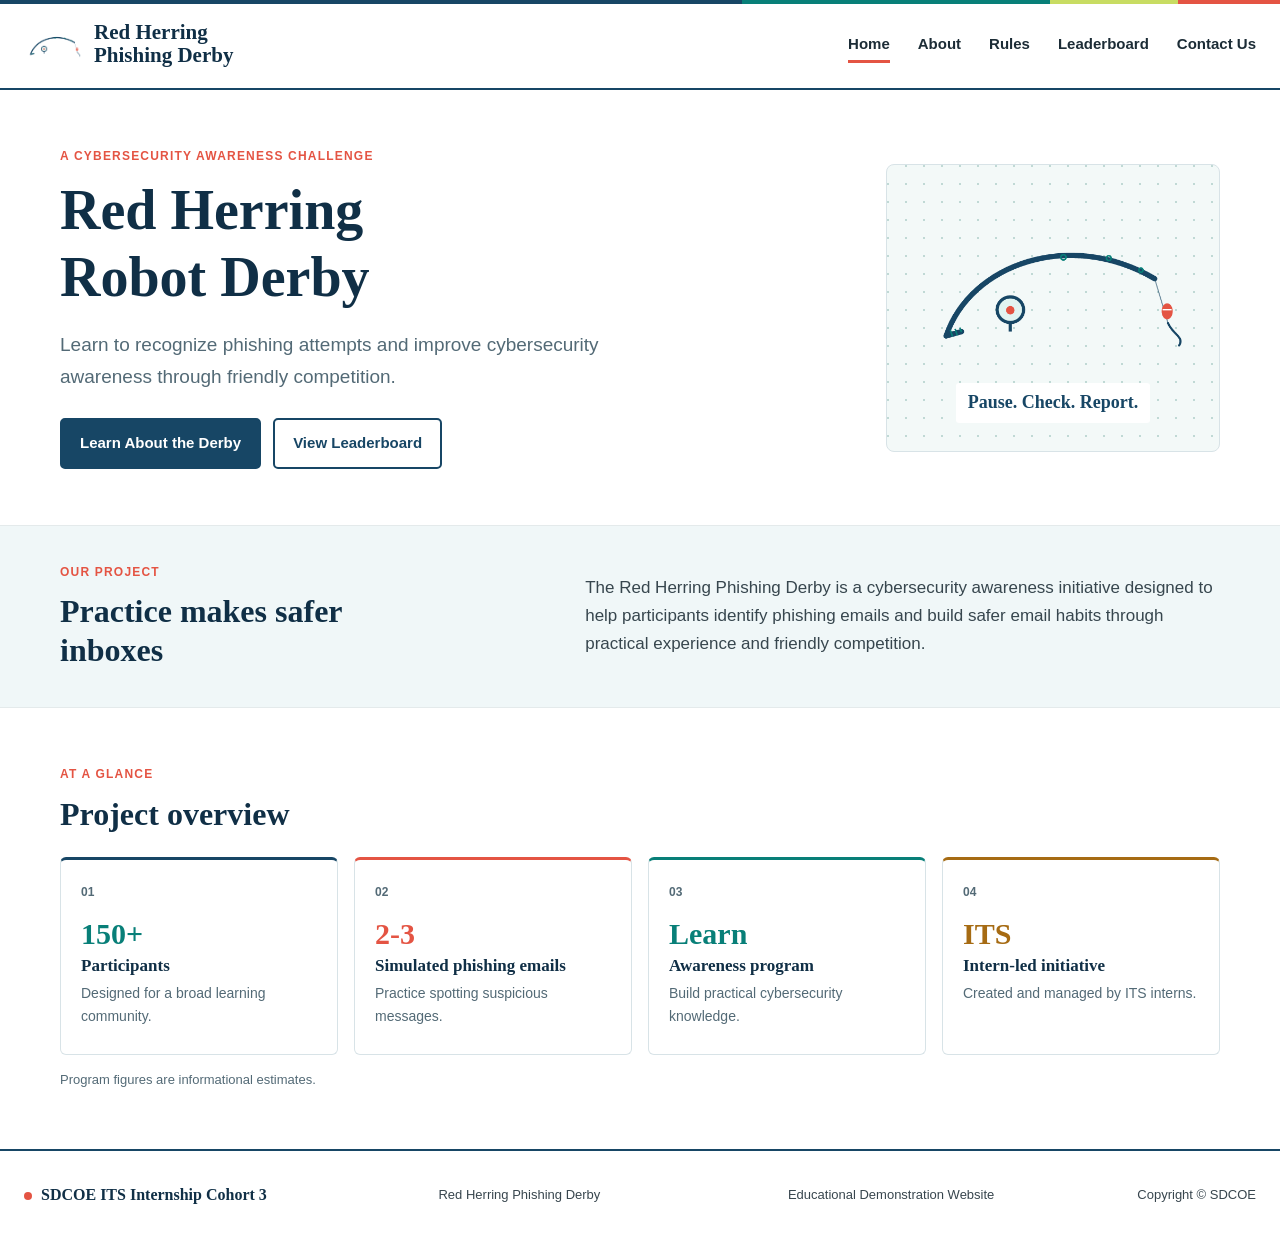
<file: index.html>
<!doctype html>
<html lang="en">
  <head>
    <meta charset="utf-8">
    <meta name="viewport" content="width=device-width, initial-scale=1">
    <meta name="description" content="Learn to recognize phishing attempts through the Red Herring Phishing Derby, an intern-led cybersecurity awareness program.">
    <title>Red Herring Phishing Derby | Home</title>
    <link rel="stylesheet" href="styles.css">
    <script src="script.js" defer></script>
  </head>
  <body>
    <!-- Shared site header and navigation -->
    <header class="site-header">
      <div class="header-inner">
        <a class="brand" href="index.html" aria-label="Red Herring Phishing Derby home">
          <img class="brand-logo" src="images/redherring_logo.png" alt="Navy fishing pole with a red bobber">
          <span class="brand-name">Red Herring <span>Phishing Derby</span></span>
        </a>
        <button class="menu-toggle" type="button" aria-label="Open navigation menu" aria-expanded="false" aria-controls="site-navigation">
          <span class="menu-lines" aria-hidden="true"></span>
        </button>
        <nav class="site-nav" id="site-navigation" aria-label="Main navigation">
          <a href="index.html" aria-current="page">Home</a>
          <a href="about.html">About</a>
          <a href="rules.html">Rules</a>
          <a href="leaderboard.html">Leaderboard</a>
          <a href="contact.html">Contact Us</a>
        </nav>
      </div>
    </header>

    <!-- The home page introduces the program and its purpose -->
    <main>
      <section class="home-hero content-width" aria-labelledby="home-title">
        <div class="hero-copy">
          <p class="eyebrow">A cybersecurity awareness challenge</p>
          <h1 id="home-title">Red Herring<br>Robot Derby</h1>
          <p class="hero-summary">Learn to recognize phishing attempts and improve cybersecurity awareness through friendly competition.</p>
          <div class="button-row">
            <a class="button button-primary" href="about.html">Learn About the Derby</a>
            <a class="button button-secondary" href="leaderboard.html">View Leaderboard</a>
          </div>
        </div>
        <div class="hero-mark" aria-hidden="true">
          <img src="images/redherring_logo.png" alt="">
          <p>Pause. Check. Report.</p>
        </div>
      </section>

      <!-- Explain why the intern team created the derby -->
      <section class="section-band" aria-labelledby="purpose-title">
        <div class="content-width purpose-layout">
          <div>
            <p class="eyebrow">Our project</p>
            <h2 id="purpose-title">Practice makes safer inboxes</h2>
          </div>
          <p class="purpose-copy">
            The Red Herring Phishing Derby is a cybersecurity awareness initiative
            designed to help participants identify phishing emails and build safer
            email habits through practical experience and friendly competition.
          </p>
        </div>
      </section>

      <!-- A quick, informational overview of the program -->
      <section class="content-width section-space" aria-labelledby="overview-title">
        <div class="section-heading">
          <p class="eyebrow">At a glance</p>
          <h2 id="overview-title">Project overview</h2>
        </div>
        <div class="overview-grid">
          <article class="info-card">
            <span class="card-index">01</span>
            <p class="card-value">150+</p>
            <h3>Participants</h3>
            <p>Designed for a broad learning community.</p>
          </article>
          <article class="info-card">
            <span class="card-index">02</span>
            <p class="card-value">2-3</p>
            <h3>Simulated phishing emails</h3>
            <p>Practice spotting suspicious messages.</p>
          </article>
          <article class="info-card">
            <span class="card-index">03</span>
            <p class="card-value">Learn</p>
            <h3>Awareness program</h3>
            <p>Build practical cybersecurity knowledge.</p>
          </article>
          <article class="info-card">
            <span class="card-index">04</span>
            <p class="card-value">ITS</p>
            <h3>Intern-led initiative</h3>
            <p>Created and managed by ITS interns.</p>
          </article>
        </div>
        <p class="small-note">Program figures are informational estimates.</p>
      </section>
    </main>

    <!-- Shared footer appears on every page -->
    <footer class="site-footer">
      <div class="footer-inner">
        <p class="footer-cohort">SDCOE ITS Internship Cohort 3</p>
        <p>Red Herring Phishing Derby</p>
        <p>Educational Demonstration Website</p>
        <p class="footer-copyright">Copyright &copy; SDCOE</p>
      </div>
    </footer>
  </body>
</html>
</file>
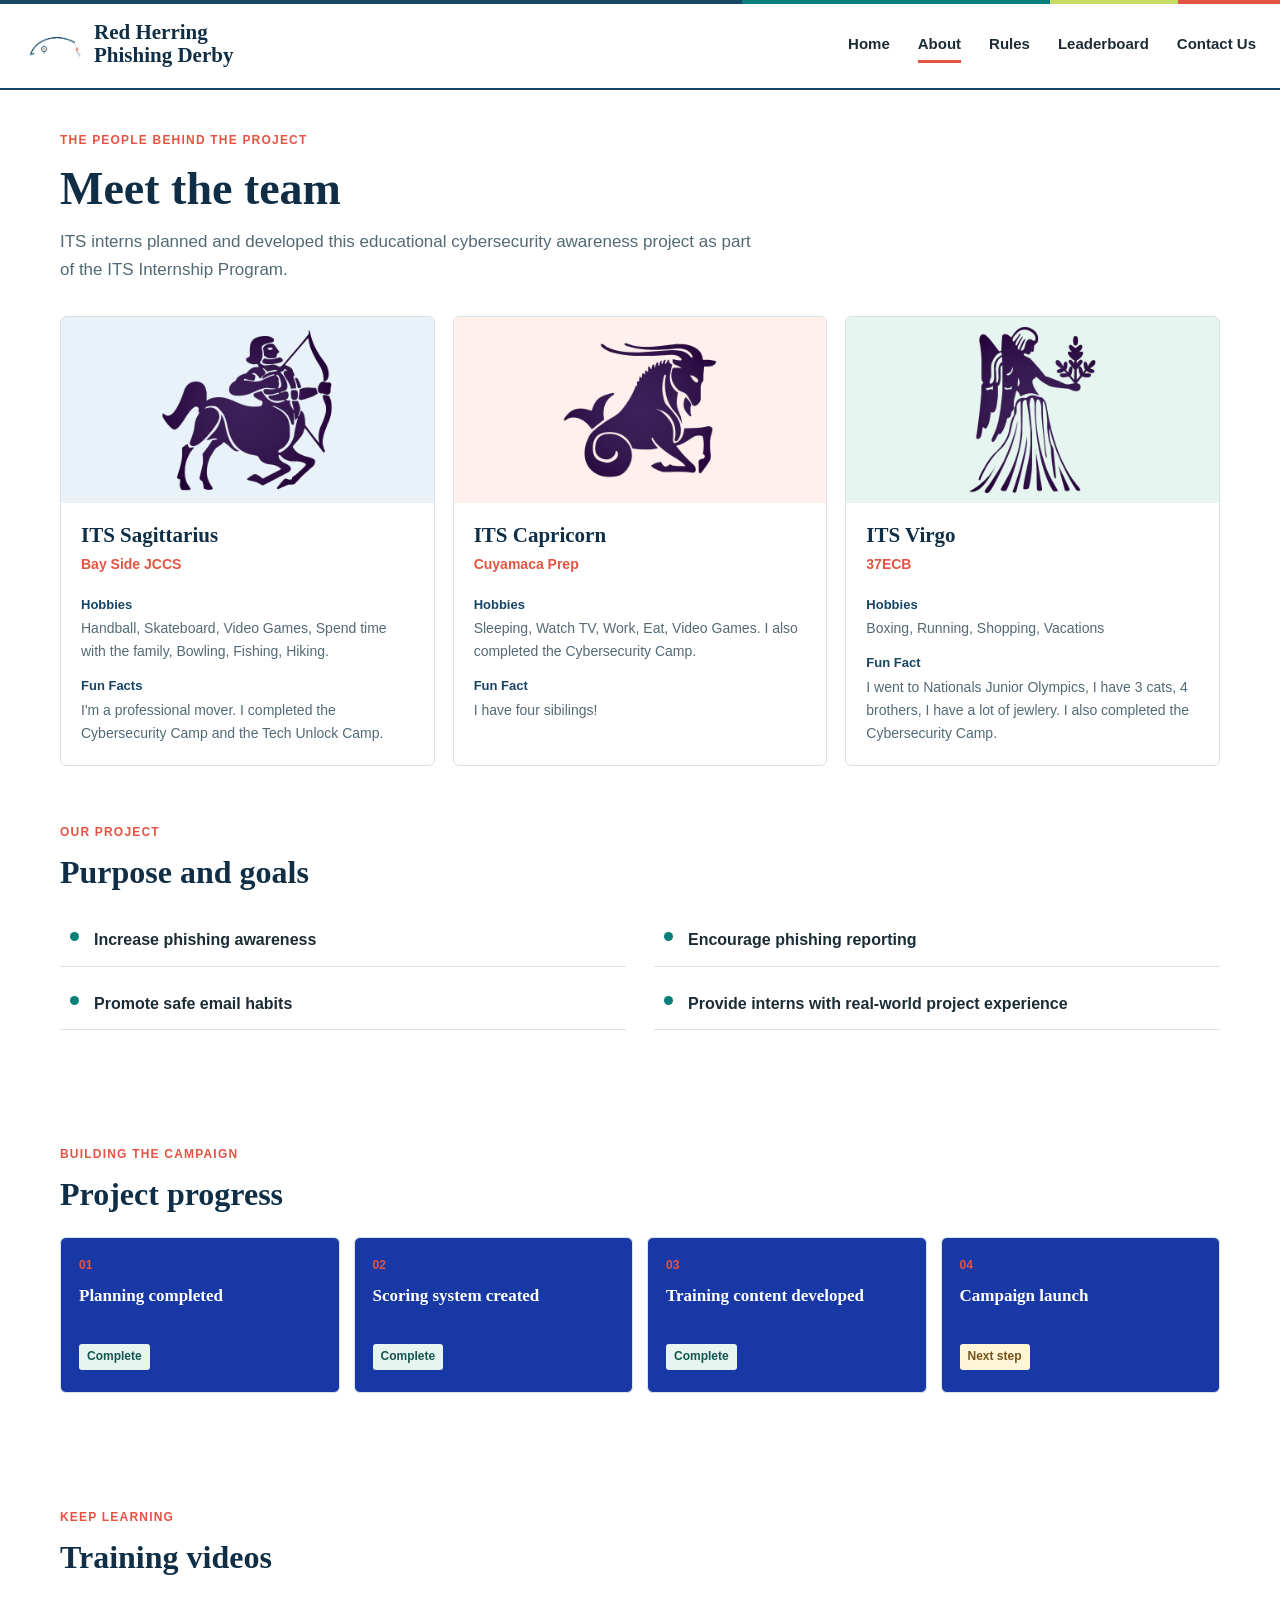
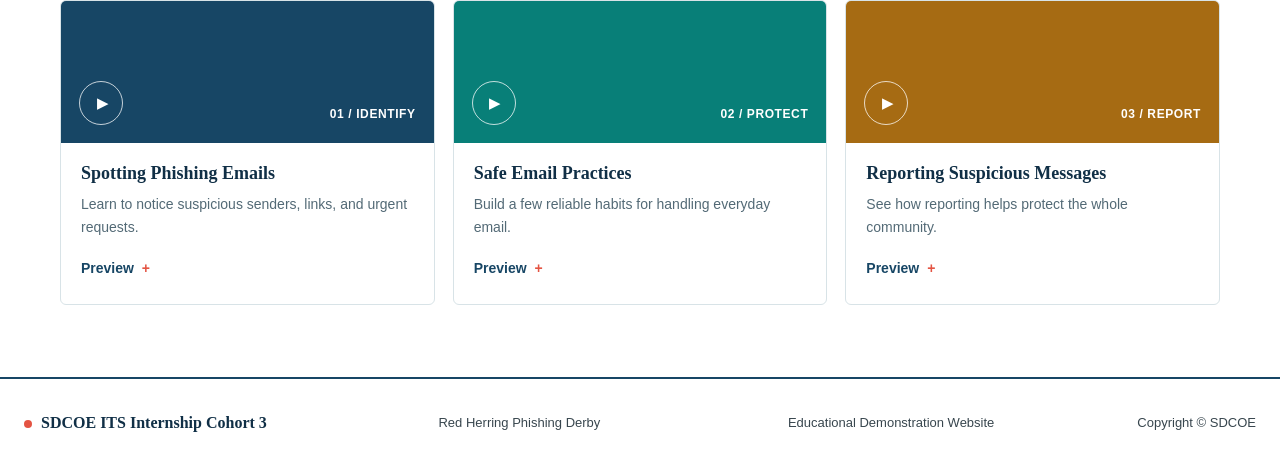
<file: about.html>
<!doctype html>
<html lang="en">
<head>
    <meta charset="utf-8">
    <meta name="viewport" content="width=device-width, initial-scale=1">
    <meta name="description" content="Meet the ITS interns behind the Red Herring Phishing Derby and explore its goals, progress, and training topics.">
    <title>About | Red Herring Phishing Derby</title>
    <link rel="stylesheet" href="styles.css">
    <script src="script.js" defer></script>
</head>
<body>
    <!-- Shared site header and navigation -->
    <header class="site-header">
        <div class="header-inner">
            <a class="brand" href="index.html" aria-label="Red Herring Phishing Derby home">
                <img class="brand-logo" src="images/redherring_logo.png" alt="Navy fishing pole with a red bobber">
                <span class="brand-name">Red Herring <span>Phishing Derby</span></span>
            </a>
            <button class="menu-toggle" type="button" aria-label="Open navigation menu" aria-expanded="false" aria-controls="site-navigation">
                <span class="menu-lines" aria-hidden="true"></span>
            </button>
            <nav class="site-nav" id="site-navigation" aria-label="Main navigation">
                <a href="index.html">Home</a>
                <a href="about.html" aria-current="page">About</a>
                <a href="rules.html">Rules</a>
                <a href="leaderboard.html">Leaderboard</a>
                <a href="contact.html">Contact Us</a>
            </nav>
        </div>
    </header>

    <!-- Team profiles and the intern-led work behind the program -->
    <main class="content-width page-main">
        <section aria-labelledby="team-title">
            <div class="page-heading">
                <p class="eyebrow">The people behind the project</p>
                <h1 id="team-title">Meet the team</h1>
                <p>ITS interns planned and developed this educational cybersecurity awareness project as part of the ITS Internship Program.</p>
            </div>
            <div class="team-grid">
                <article class="team-card">
                    <div class="portrait-placeholder portrait--blue" role="img" aria-label="Placeholder portrait for an intern team member">
                         <img src="images/Zodiac_Symbols_Purple-09.webp" style="width:50%;">
                    </div>
                    <div class="team-card-copy">
                        <h2>ITS Sagittarius</h2>
                        <p class="team-role">Bay Side JCCS</p>
                        <dl class="detail-list">
                            <div>
                                <dt>Hobbies</dt>
                                <dd>Handball, Skateboard, Video Games, Spend time with the family, Bowling, Fishing, Hiking.</dd>
                            </div>
                            <div>
                                <dt>Fun Facts</dt>
                                <dd>I'm a professional mover. I completed the Cybersecurity Camp and the Tech Unlock Camp.</dd>
                            </div>
                        </dl>
                    </div>
                </article>
                <article class="team-card">
                    <div class="portrait-placeholder portrait--coral" role="img" aria-label="Placeholder portrait for an intern team member">
                        <img src="images/Zodiac_Symbols_Purple-10.webp" style="width:50%">
                    </div>
                    <div class="team-card-copy">
                        <h2>ITS Capricorn</h2>
                        <p class="team-role">Cuyamaca Prep</p>
                        <dl class="detail-list">
                            <div>
                                <dt>Hobbies</dt>
                                <dd>Sleeping, Watch TV, Work, Eat, Video Games. I also completed the Cybersecurity Camp.</dd>
                            </div>
                            <div>
                                <dt>Fun Fact</dt>
                                <dd>I have four sibilings!</dd>
                            </div>
                        </dl>
                    </div>
                </article>
                <article class="team-card">
                    <div class="portrait-placeholder portrait--green" role="img" aria-label="Placeholder portrait for an intern team member">
                        <img src="images/Zodiac_Symbols_Purple-06.webp" style="width:50%">
                    </div>
                    <div class="team-card-copy">
                        <h2>ITS Virgo</h2>
                        <p class="team-role"> 37ECB</p>
                        <dl class="detail-list">
                            <div>
                                <dt>Hobbies</dt>
                                <dd>Boxing, Running, Shopping, Vacations</dd>
                            </div>
                            <div>
                                <dt>Fun Fact</dt>
                                <dd>I went to Nationals Junior Olympics, I have 3 cats, 4 brothers, I have a lot of jewlery. I also completed the Cybersecurity Camp.</dd>
                            </div>
                        </dl>
                    </div>
                </article>
            </div>
        </section>

        <!-- Goals explain what participants and interns gain from the project -->
        <section class="section-space" aria-labelledby="goals-title">
            <div class="section-heading">
                <p class="eyebrow">Our project</p>
                <h2 id="goals-title">Purpose and goals</h2>
            </div>
            <ul class="goal-list">
                <li>Increase phishing awareness</li>
                <li>Encourage phishing reporting</li>
                <li>Promote safe email habits</li>
                <li>Provide interns with real-world project experience</li>
            </ul>
        </section>

        <!-- Project milestones show the work completed and the next step -->
        <section class="section-space" aria-labelledby="progress-title">
            <div class="section-heading">
                <p class="eyebrow">Building the campaign</p>
                <h2 id="progress-title">Project progress</h2>
            </div>
            <ol class="progress-grid">
                <li class="progress-card  progress-blue">
                    <span class="progress-number">01</span>
                    <h3 class="white">Planning completed</h3>
                    <span class="status-label">Complete</span>
                </li>
                <li class="progress-card  progress-blue">
                    <span class="progress-number">02</span>
                    <h3 class="white">Scoring system created</h3>
                    <span class="status-label">Complete</span>
                </li>
                <li class="progress-card  progress-blue">
                    <span class="progress-number">03</span>
                    <h3 class="white">Training content developed</h3>
                    <span class="status-label">Complete</span>
                </li>
                <li class="progress-card progress-blue progress-card-next">
                    <span class="progress-number">04</span>
                    <h3 class="white">Campaign launch</h3>
                    <span class="status-label">Next step</span>
                </li>
            </ol>
        </section>

        <!-- Video previews are placeholders for future training materials -->
        <section class="section-space section-last" aria-labelledby="videos-title">
            <div class="section-heading">
                <p class="eyebrow">Keep learning</p>
                <h2 id="videos-title">Training videos</h2>
            </div>
            <div class="video-grid">
                <article class="video-card">
                    <div class="video-art video-art--one" aria-hidden="true">
                        <span class="play-mark">&#9654;</span>
                        <span class="video-label">01 / Identify</span>
                    </div>
                    <div class="video-copy">
                        <h3>Spotting Phishing Emails</h3>
                        <p>Learn to notice suspicious senders, links, and urgent requests.</p>
                        <button class="text-button" type="button" data-preview-button aria-expanded="false" aria-controls="preview-spotting">
                            Preview <span aria-hidden="true">+</span>
                        </button>
                        <p class="preview-note" id="preview-spotting" hidden>Training video preview will be added soon.</p>
                    </div>
                </article>
                <article class="video-card">
                    <div class="video-art video-art--two" aria-hidden="true">
                        <span class="play-mark">&#9654;</span>
                        <span class="video-label">02 / Protect</span>
                    </div>
                    <div class="video-copy">
                        <h3>Safe Email Practices</h3>
                        <p>Build a few reliable habits for handling everyday email.</p>
                        <button class="text-button" type="button" data-preview-button aria-expanded="false" aria-controls="preview-practices">
                            Preview <span aria-hidden="true">+</span>
                        </button>
                        <p class="preview-note" id="preview-practices" hidden>Training video preview will be added soon.</p>
                    </div>
                </article>
                <article class="video-card">
                    <div class="video-art video-art--three" aria-hidden="true">
                        <span class="play-mark">&#9654;</span>
                        <span class="video-label">03 / Report</span>
                    </div>
                    <div class="video-copy">
                        <h3>Reporting Suspicious Messages</h3>
                        <p>See how reporting helps protect the whole community.</p>
                        <button class="text-button" type="button" data-preview-button aria-expanded="false" aria-controls="preview-reporting">
                            Preview <span aria-hidden="true">+</span>
                        </button>
                        <p class="preview-note" id="preview-reporting" hidden>Training video preview will be added soon.</p>
                    </div>
                </article>
            </div>
        </section>
    </main>

    <!-- Shared footer appears on every page -->
    <footer class="site-footer">
        <div class="footer-inner">
            <p class="footer-cohort">SDCOE ITS Internship Cohort 3</p>
            <p>Red Herring Phishing Derby</p>
            <p>Educational Demonstration Website</p>
            <p class="footer-copyright">Copyright &copy; SDCOE</p>
        </div>
    </footer>
</body>
</html>
</file>
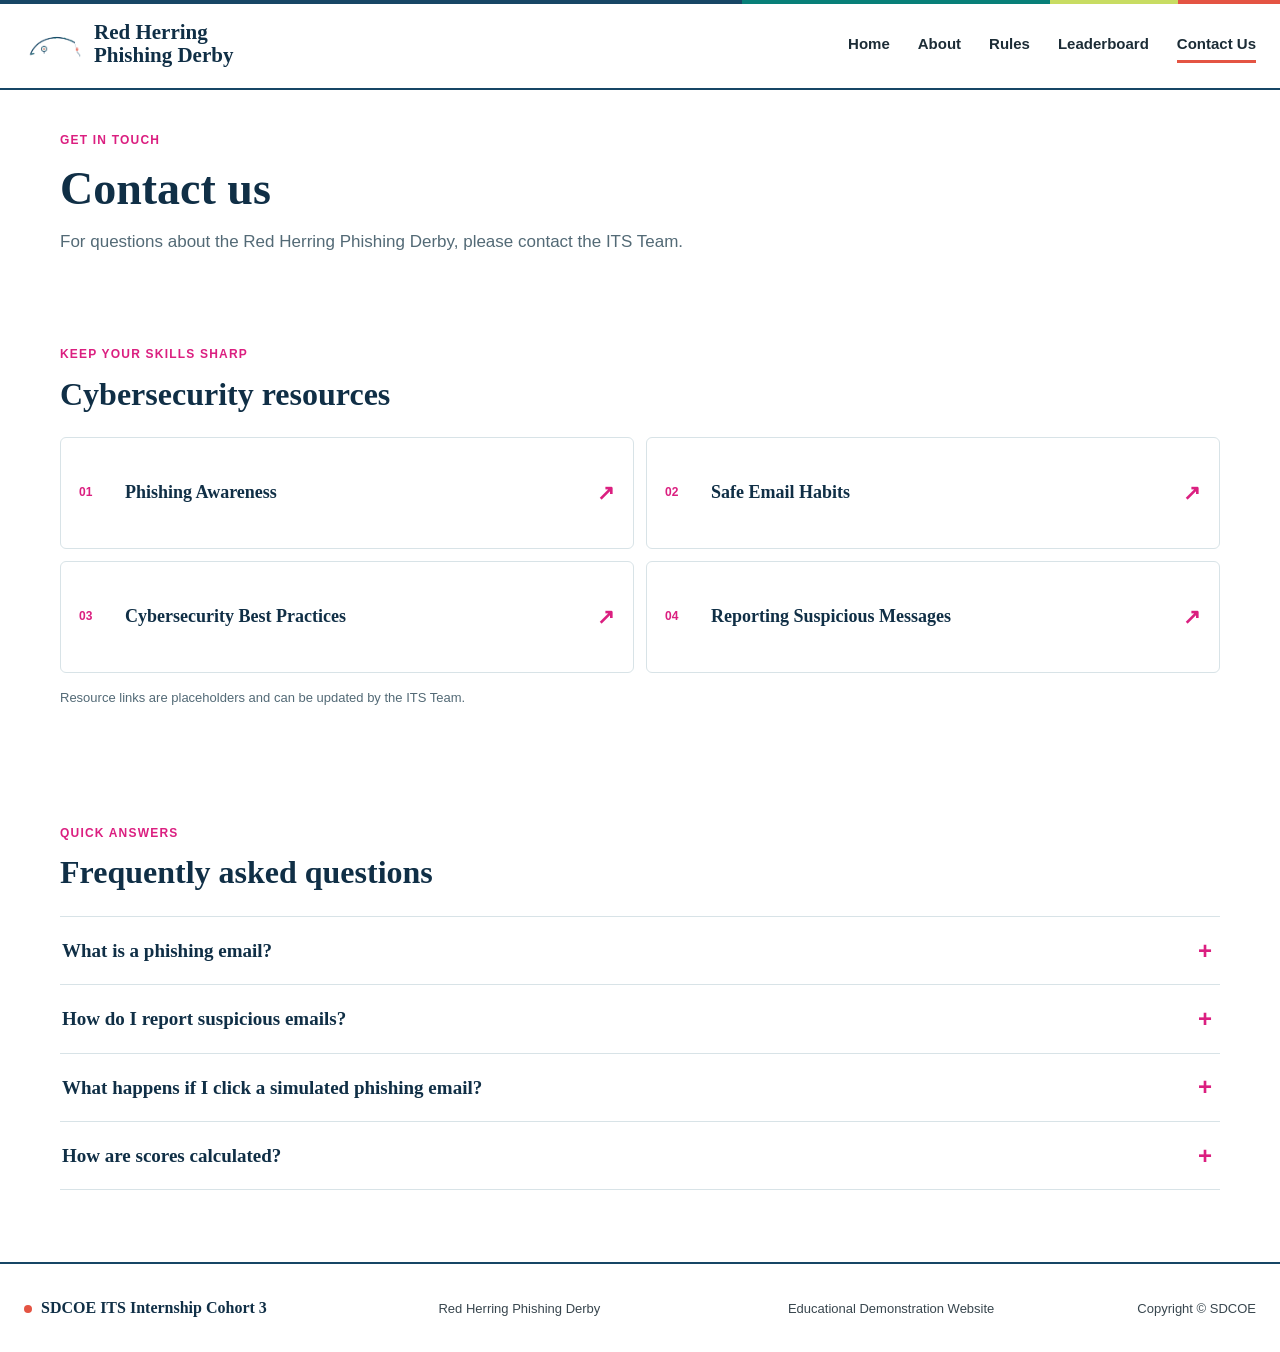
<file: contact.html>
<!doctype html>
<html lang="en">
<head>
    <meta charset="utf-8">
    <meta name="viewport" content="width=device-width, initial-scale=1">
    <meta name="description" content="Contact the ITS Team with questions about the Red Herring Phishing Derby and explore email safety resources.">
    <title>Contact Us | Red Herring Phishing Derby</title>
    <link rel="stylesheet" href="styles.css">
    <script src="script.js" defer></script>
</head>
<body>
    <!-- Shared site header and navigation -->
    <header class="site-header">
        <div class="header-inner">
            <a class="brand" href="index.html" aria-label="Red Herring Phishing Derby home">
                <img class="brand-logo" src="images/redherring_logo.png" alt="Navy fishing pole with a red bobber">
                <span class="brand-name">Red Herring <span>Phishing Derby</span></span>
            </a>
            <button class="menu-toggle" type="button" aria-label="Open navigation menu" aria-expanded="false" aria-controls="site-navigation">
                <span class="menu-lines" aria-hidden="true"></span>
            </button>
            <nav class="site-nav" id="site-navigation" aria-label="Main navigation">
                <a href="index.html">Home</a>
                <a href="about.html">About</a>
                <a href="rules.html">Rules</a>
                <a href="leaderboard.html">Leaderboard</a>
                <a href="contact.html" aria-current="page">Contact Us</a>
            </nav>
        </div>
    </header>

    <!-- Contact information, learning resources, and common questions -->
    <main class="content-width page-main contact-main">
        <header class="page-heading">
            <p class="eyebrow pink">Get in touch</p>
            <h1>Contact us</h1>
            <p>For questions about the Red Herring Phishing Derby, please contact the ITS Team.</p>
        </header>
        <!-- Resource links are placeholders for materials selected by the ITS Team -->
        <section class="section-space" aria-labelledby="resources-title">
            <div class="section-heading">
                <p class="eyebrow pink">Keep your skills sharp</p>
                <h2 id="resources-title">Cybersecurity resources</h2>
            </div>
            <div class="resource-grid">
                <a class="resource-card" href="#" aria-label="Placeholder link for Phishing Awareness resources">
                    <span class="resource-number">01</span>
                    <h3>Phishing Awareness</h3>
                    <span class="resource-arrow" aria-hidden="true">&#8599;</span>
                </a>
                <a class="resource-card" href="#" aria-label="Placeholder link for Safe Email Habits resources">
                    <span class="resource-number">02</span>
                    <h3>Safe Email Habits</h3>
                    <span class="resource-arrow" aria-hidden="true">&#8599;</span>
                </a>
                <a class="resource-card" href="#" aria-label="Placeholder link for Cybersecurity Best Practices resources">
                    <span class="resource-number">03</span>
                    <h3>Cybersecurity Best Practices</h3>
                    <span class="resource-arrow" aria-hidden="true">&#8599;</span>
                </a>
                <a class="resource-card" href="#" aria-label="Placeholder link for Reporting Suspicious Messages resources">
                    <span class="resource-number">04</span>
                    <h3>Reporting Suspicious Messages</h3>
                    <span class="resource-arrow" aria-hidden="true">&#8599;</span>
                </a>
            </div>
            <p class="small-note">Resource links are placeholders and can be updated by the ITS Team.</p>
        </section>
        <!-- Native disclosure elements keep the FAQ keyboard accessible -->
        <section class="section-space section-last" aria-labelledby="faq-title">
            <div class="section-heading">
                <p class="eyebrow pink">Quick answers</p>
                <h2 id="faq-title">Frequently asked questions</h2>
            </div>
            <div class="faq-list">
                <details class="faq-item">
                    <summary>What is a phishing email?</summary>
                    <p>
                        A phishing email is a deceptive message designed to trick someone into
                        sharing information, opening an attachment, or following a harmful link.
                        Check unexpected messages carefully.
                    </p>
                </details>
                <details class="faq-item">
                    <summary>How do I report suspicious emails?</summary>
                    <p>In Outlook, select the message, choose Report, and then choose Report Phishing. Follow your organization’s usual reporting process if you are unsure.</p>
                </details>
                <details class="faq-item">
                    <summary>What happens if I click a simulated phishing email?</summary>
                    <p>
                        The scoring rules deduct points for clicking a simulated phishing link.
                        Complete the recommended training to earn the training points and
                        practice safer habits for next time.
                    </p>
                </details>
                <details class="faq-item">
                    <summary>How are scores calculated?</summary>
                    <p>
                        Everyone starts with 100 points. Reporting, clicking, training,
                        reporting streaks, and reporting order affect the score. See the
                        <a href="rules.html">full scoring rules</a> for details.
                    </p>
                </details>
            </div>
        </section>
    </main>

    <!-- Shared footer appears on every page -->
    <footer class="site-footer">
        <div class="footer-inner">
            <p class="footer-cohort">SDCOE ITS Internship Cohort 3</p>
            <p>Red Herring Phishing Derby</p>
            <p>Educational Demonstration Website</p>
            <p class="footer-copyright">Copyright &copy; SDCOE</p>
        </div>
    </footer>
</body>
</html>
</file>
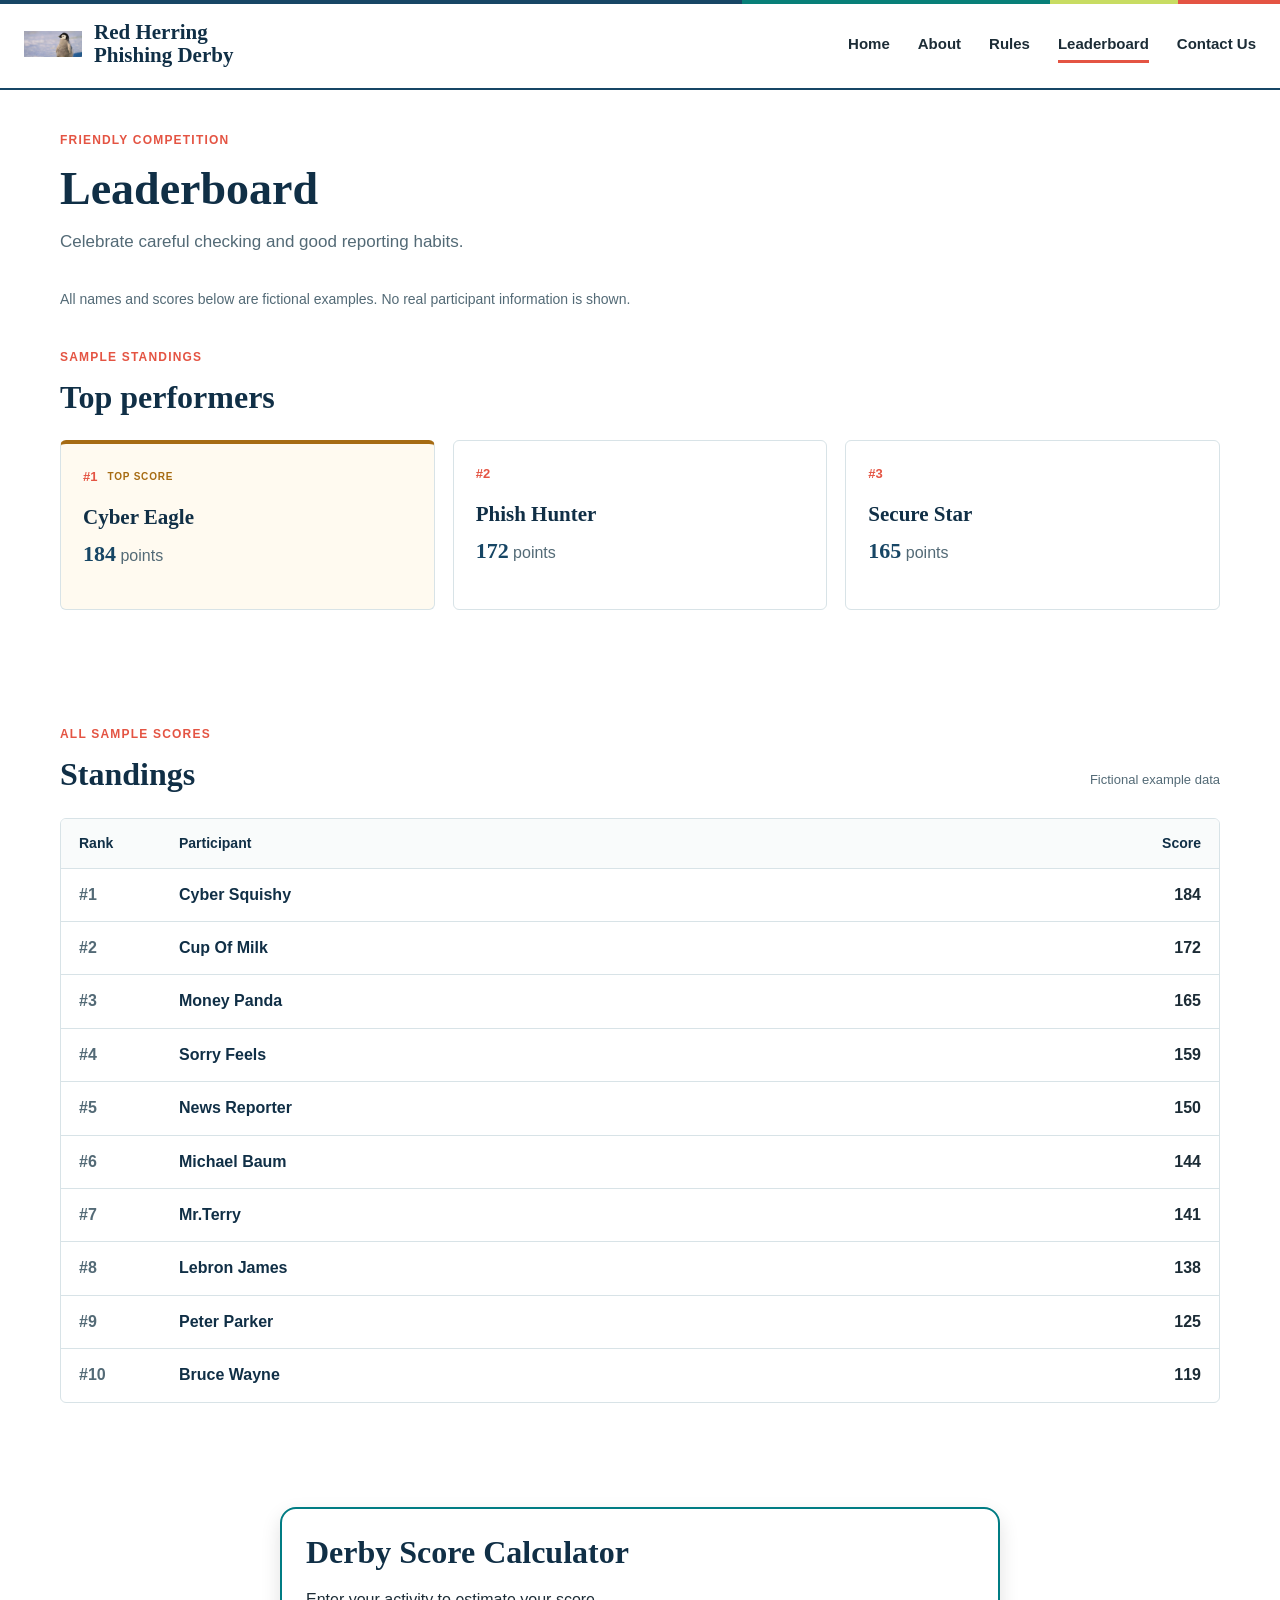
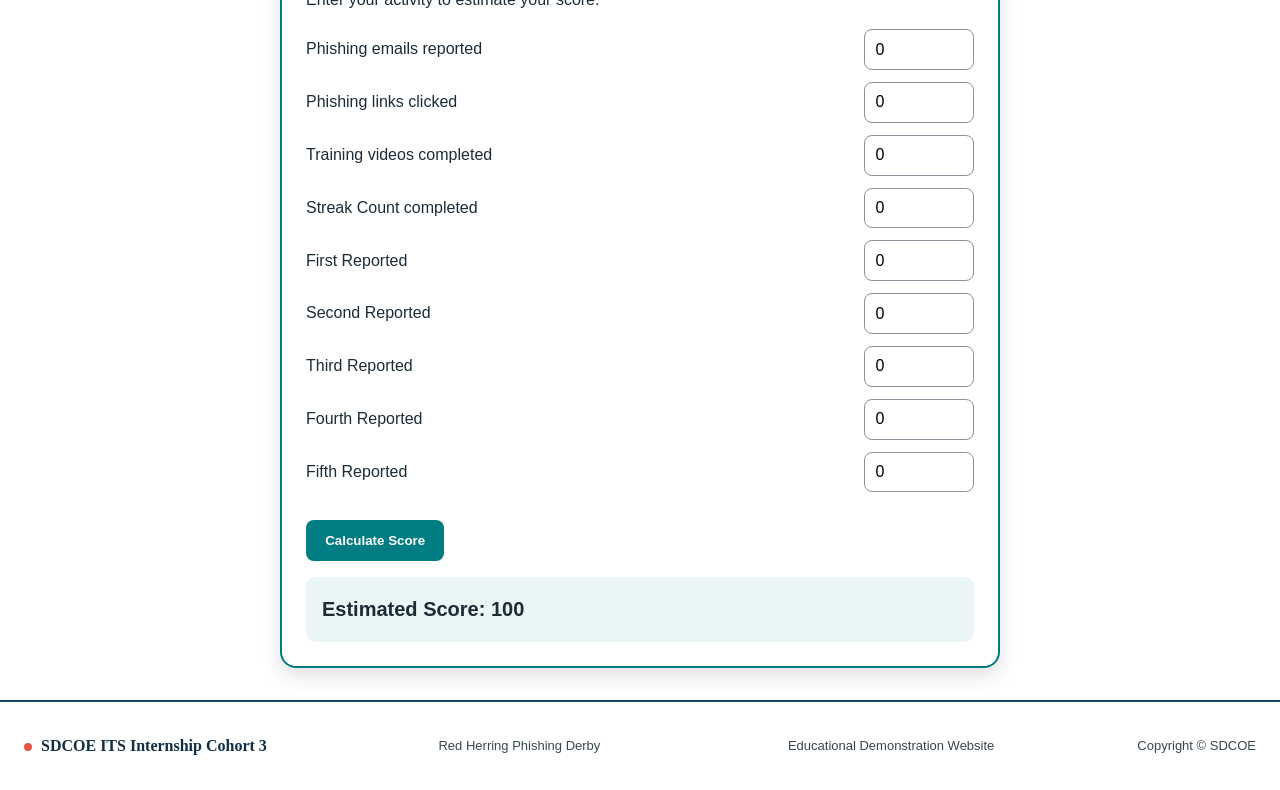
<file: leaderboard.html>
<!doctype html>
<html lang="en">
<head>
    <meta charset="utf-8">
    <meta name="viewport" content="width=device-width, initial-scale=1">
    <meta name="description" content="See fictional sample scores for the Red Herring Phishing Derby leaderboard demonstration.">
    <title>Leaderboard | Red Herring Phishing Derby</title>
    <link rel="stylesheet" href="styles.css">
    <script src="script.js" defer></script>
</head>
<body>
    <!-- Shared site header and navigation -->
    <header class="site-header">
        <div class="header-inner">
            <a class="brand" href="index.html" aria-label="Red Herring Phishing Derby home">
                <img class="brand-logo" src="images/asdf.jpeg" alt="Navy fishing pole with a red bobber">
                <span class="brand-name">Red Herring <span>Phishing Derby</span></span>
            </a>
            <button class="menu-toggle" type="button" aria-label="Open navigation menu" aria-expanded="false" aria-controls="site-navigation">
                <span class="menu-lines" aria-hidden="true"></span>
            </button>
            <nav class="site-nav" id="site-navigation" aria-label="Main navigation">
                <a href="index.html">Home</a>
                <a href="about.html">About</a>
                <a href="rules.html">Rules</a>
                <a href="leaderboard.html" aria-current="page">Leaderboard</a>
                <a href="contact.html">Contact Us</a>
            </nav>
        </div>
    </header>

    <!-- Sample scores are fictional and for demonstration only -->
    <main class="content-width page-main leaderboard-main">
        <header class="page-heading">
            <p class="eyebrow">Friendly competition</p>
            <h1>Leaderboard</h1>
            <p>Celebrate careful checking and good reporting habits.</p>
        </header>

        <p class="sample-explanation">All names and scores below are fictional examples. No real participant information is shown.</p>
        <!-- Top three fictional performers are highlighted above the full table -->
        <section class="section-space leaderboard-top" aria-labelledby="top-performers-title">
            <div class="section-heading">
                <p class="eyebrow">Sample standings</p>
                <h2 id="top-performers-title">Top performers</h2>
            </div>
            <div class="top-performer-grid">
                <article class="performer-card performer-first">
                    <span class="performer-rank">#1 <span>TOP SCORE</span></span>
                    <h3>Cyber Eagle</h3>
                    <p><strong>184</strong> points</p>
                </article>
                <article class="performer-card">
                    <span class="performer-rank">#2</span>
                    <h3>Phish Hunter</h3>
                    <p><strong>172</strong> points</p>
                </article>
                <article class="performer-card">
                    <span class="performer-rank">#3</span>
                    <h3>Secure Star</h3>
                    <p><strong>165</strong> points</p>
                </article>
            </div>
        </section>
        <!-- The table includes only fictional sample participants -->
        <section class="section-space section-last" aria-labelledby="standings-title">
            <div class="section-heading table-heading">
                <div>
                    <p class="eyebrow">All sample scores</p>
                    <h2 id="standings-title">Standings</h2>
                </div>
                <span class="table-caption-note">Fictional example data</span>
            </div>
            <div class="table-scroll">
                <table class="leaderboard-table">
                    <caption class="visually-hidden">Fictional Red Herring Phishing Derby sample leaderboard standings</caption>
                    <thead>
                        <tr>
                            <th scope="col">Rank</th>
                            <th scope="col">Participant</th>
                            <th scope="col">Score</th>
                        </tr>
                    </thead>
                    <tbody>
                        <tr><td class="gold">#1</td><td>Cyber Squishy</td><td>184</td></tr>
                        <tr><td class="silver">#2</td><td>Cup Of Milk</td><td>172</td></tr>
                        <tr><td class="bronze">#3</td><td>Money Panda</td><td>165</td></tr>
                        <tr><td>#4</td><td>Sorry Feels</td><td>159</td></tr>
                        <tr><td>#5</td><td>News Reporter</td><td>150</td></tr>
                        <tr><td>#6</td><td>Michael Baum</td><td>144</td></tr>
                        <tr><td>#7</td><td>Mr.Terry</td><td>141</td></tr>
                        <tr><td>#8</td><td>Lebron James</td><td>138</td></tr>
                        <tr><td>#9</td><td>Peter Parker</td><td>125</td></tr>
                        <tr><td>#10</td><td>Bruce Wayne</td><td>119</td></tr>
                    </tbody>
                </table>
            </div>
        </section>

        <section class="derby-calculator"> 

  <h2>Derby Score Calculator</h2> 

  <p>Enter your activity to estimate your score.</p> 

  <!-- Calculator fields go here --> 
<div class="calculator-field"> 
  <label for="reported-count">Phishing emails reported</label> 
  <input type="number" id="reported-count" min="0" value="0"> 
</div> 

<div class="calculator-field"> 
  <label for="clicked-count">Phishing links clicked</label> 
  <input type="number" id="clicked-count" min="0" value="0"> 
</div> 
            
<div class="calculator-field"> 
  <label for="training-count">Training videos completed</label> 
  <input type="number" id="training-count" min="0" value="0"> 
</div>

<div class="calculator-field"> 
  <label for="streak-count">Streak Count completed</label> 
  <input type="number" id="streak-count" min="0" value="0"> 
</div>
<div class="calculator-field"> 
  <label for="first-count">First Reported</label> 
  <input type="number" id="first-count" min="0" value="0"> 
</div>
<div class="calculator-field"> 
  <label for="second-count">Second Reported</label> 
  <input type="number" id="second-count" min="0" value="0"> 
</div>
<div class="calculator-field"> 
  <label for="third-count">Third Reported</label> 
  <input type="number" id="third-count" min="0" value="0"> 
</div>
<div class="calculator-field"> 
  <label for="fourth-count">Fourth Reported</label> 
  <input type="number" id="fourth-count" min="0" value="0"> 
</div>
<div class="calculator-field"> 
  <label for="fifth-count">Fifth Reported</label> 
  <input type="number" id="fifth-count" min="0" value="0"> 
</div>
  <button type="button" id="calculate-score">Calculate Score</button> 

 

  <div class="score-result" aria-live="polite"> 

    Estimated Score: <span id="score-total">100</span> 

  </div> 

</section> 
    </main>

    <!-- Shared footer appears on every page -->
    <footer class="site-footer">
        <div class="footer-inner">
            <p class="footer-cohort">SDCOE ITS Internship Cohort 3</p>
            <p>Red Herring Phishing Derby</p>
            <p>Educational Demonstration Website</p>
            <p class="footer-copyright">Copyright &copy; SDCOE</p>
        </div>
    </footer>
</body>
</html>
</file>
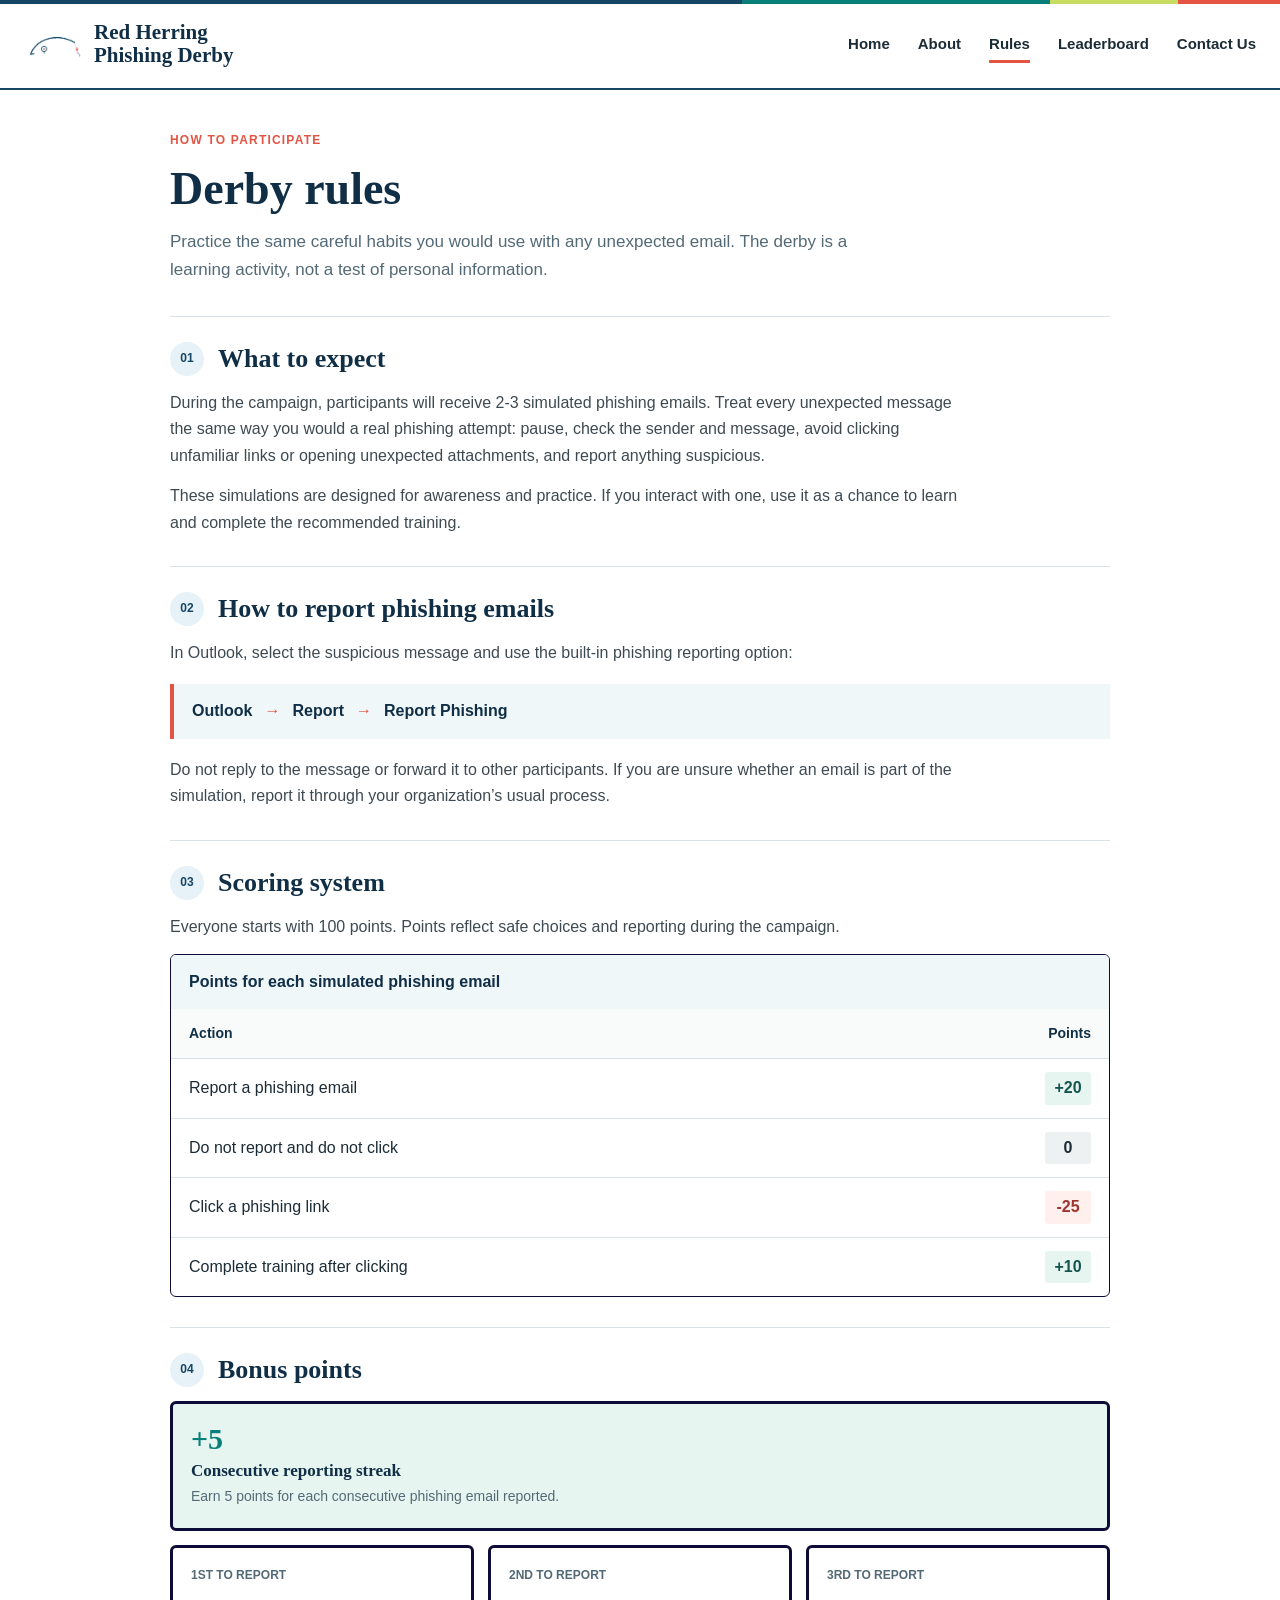
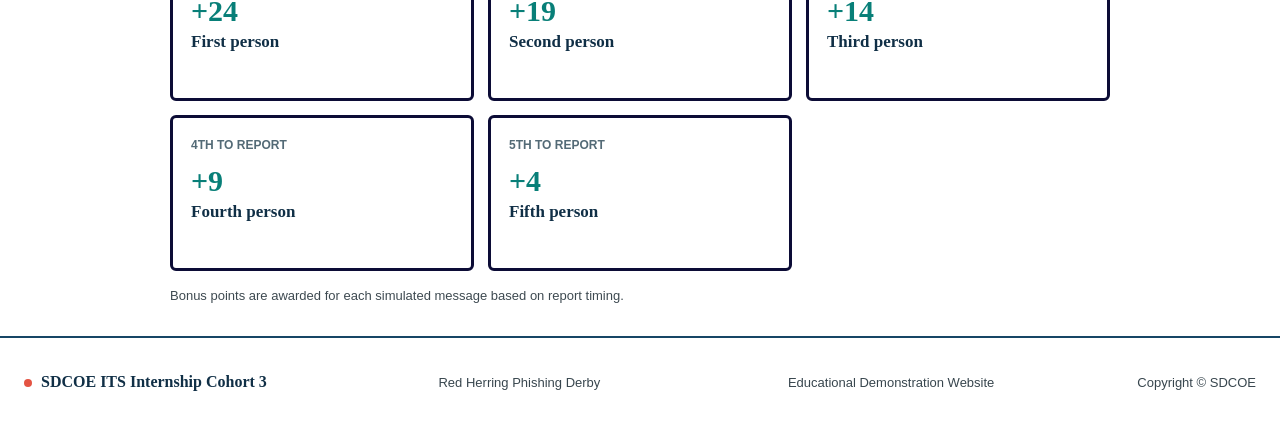
<file: rules.html>
<!doctype html>
<html lang="en">
<head>
    <meta charset="utf-8">
    <meta name="viewport" content="width=device-width, initial-scale=1">
    <meta name="description" content="Learn how simulated phishing messages, reporting, and points work in the Red Herring Phishing Derby.">
    <title>Rules | Red Herring Phishing Derby</title>
    <link rel="stylesheet" href="styles.css">
    <script src="script.js" defer></script>
</head>
<body>
    <!-- Shared site header and navigation -->
    <header class="site-header">
        <div class="header-inner">
            <a class="brand" href="index.html" aria-label="Red Herring Phishing Derby home">
                <img class="brand-logo" src="images/redherring_logo.png" alt="Navy fishing pole with a red bobber">
                <span class="brand-name">Red Herring <span>Phishing Derby</span></span>
            </a>
            <button class="menu-toggle" type="button" aria-label="Open navigation menu" aria-expanded="false" aria-controls="site-navigation">
                <span class="menu-lines" aria-hidden="true"></span>
            </button>
            <nav class="site-nav" id="site-navigation" aria-label="Main navigation">
                <a href="index.html">Home</a>
                <a href="about.html">About</a>
                <a href="rules.html" aria-current="page">Rules</a>
                <a href="leaderboard.html">Leaderboard</a>
                <a href="contact.html">Contact Us</a>
            </nav>
        </div>
    </header>

    <!-- Rules explain how to participate, report, and earn points -->
    <main class="content-width page-main rules-main">
        <header class="page-heading">
            <p class="eyebrow">How to participate</p>
            <h1>Derby rules</h1>
            <p>Practice the same careful habits you would use with any unexpected email. The derby is a learning activity, not a test of personal information.</p>
        </header>
        <section class="rule-section" aria-labelledby="intro-title">
            <div class="rule-heading">
                <span class="rule-step">01</span>
                <h2 id="intro-title">What to expect</h2>
            </div>
            <p>
                During the campaign, participants will receive 2-3 simulated phishing
                emails. Treat every unexpected message the same way you would a real
                phishing attempt: pause, check the sender and message, avoid clicking
                unfamiliar links or opening unexpected attachments, and report anything
                suspicious.
            </p>
            <p>These simulations are designed for awareness and practice. If you interact with one, use it as a chance to learn and complete the recommended training.</p>
        </section>
        <section class="rule-section" aria-labelledby="report-title">
            <div class="rule-heading">
                <span class="rule-step">02</span>
                <h2 id="report-title">How to report phishing emails</h2>
            </div>

            <p>In Outlook, select the suspicious message and use the built-in phishing reporting option:</p>
            <div class="report-path" aria-label="Outlook, then Report, then Report Phishing">
                <span>Outlook</span>
                <span class="path-arrow" aria-hidden="true">&#8594;</span>
                <span>Report</span>
                <span class="path-arrow" aria-hidden="true">&#8594;</span>
                <strong>Report Phishing</strong>
            </div>
            <p>
                Do not reply to the message or forward it to other participants. If you
                are unsure whether an email is part of the simulation, report it through
                your organization’s usual process.
            </p>
        </section>
        <section class="rule-section" aria-labelledby="scoring-title">
            <div class="rule-heading">
                <span class="rule-step">03</span>
                <h2 id="scoring-title">Scoring system</h2>
            </div>
            <p>Everyone starts with 100 points. Points reflect safe choices and reporting during the campaign.</p>
            <div class="table-scroll">
                <table class="scoring-table">
                    <caption>Points for each simulated phishing email</caption>
                    <thead>
                        <tr>
                            <th scope="col">Action</th>
                            <th scope="col">Points</th>
                        </tr>
                    </thead>
                    <tbody>
                        <tr>
                            <td>Report a phishing email</td>
                            <td><span class="point-value point-positive">+20</span></td>
                        </tr>
                        <tr>
                            <td>Do not report and do not click</td>
                            <td><span class="point-value">0</span></td>
                        </tr>
                        <tr>
                            <td>Click a phishing link</td>
                            <td><span class="point-value point-negative">-25</span></td>
                        </tr>
                        <tr>
                            <td>Complete training after clicking</td>
                            <td><span class="point-value point-positive">+10</span></td>
                        </tr>
                    </tbody>
                </table>
            </div>
        </section>
        <!-- Bonus points are separate from the per-message scoring table -->
        <section class="rule-section section-last" aria-labelledby="bonus-title">
            <div class="rule-heading">
                <span class="rule-step">04</span>
                <h2 id="bonus-title">Bonus points</h2>
            </div>
            <div class="bonus-grid">
                <article class="bonus-card bonus-streak">
                    <p class="bonus-value">+5</p>
                    <h3>Consecutive reporting streak</h3>
                    <p>Earn 5 points for each consecutive phishing email reported.</p>
                </article>
                <article class="bonus-card">
                    <p class="bonus-rank">1st to report</p>
                    <p class="bonus-value">+24</p>
                    <h3>First person</h3>
                </article>
                <article class="bonus-card">
                    <p class="bonus-rank">2nd to report</p>
                    <p class="bonus-value">+19</p>
                    <h3>Second person</h3>
                </article>
                <article class="bonus-card">
                    <p class="bonus-rank">3rd to report</p>
                    <p class="bonus-value">+14</p>
                    <h3>Third person</h3>
                </article>
                <article class="bonus-card">
                    <p class="bonus-rank">4th to report</p>
                    <p class="bonus-value">+9</p>
                    <h3>Fourth person</h3>
                </article>
                <article class="bonus-card">
                    <p class="bonus-rank">5th to report</p>
                    <p class="bonus-value">+4</p>
                    <h3>Fifth person</h3>
                </article>
            </div>
            <p class="small-note">Bonus points are awarded for each simulated message based on report timing.</p>
        </section>
    </main>

    <!-- Shared footer appears on every page -->
    <footer class="site-footer">
        <div class="footer-inner">
            <p class="footer-cohort">SDCOE ITS Internship Cohort 3</p>
            <p>Red Herring Phishing Derby</p>
            <p>Educational Demonstration Website</p>
            <p class="footer-copyright">Copyright &copy; SDCOE</p>
        </div>
    </footer>
</body>
</html>
</file>
<file: styles.css>
/* Shared colors and type keep all five pages visually consistent. */
:root {
    color-scheme: light;
    --navy: #174665;
    --navy-deep: #102f46;
    --ink: #1c2c36;
    --muted: #536a76;
    --line: #d8e3e7;
    --paper: #fff;
    --mist: #f0f7f8;
    --coral: #e45443;
    --coral-light: #fff0ed;
    --teal: #087f78;
    --teal-light: #e7f5f1;
    --gold: #a66b13;
    --citron: #c8dc62;
    --content-width: 1160px;
    --body-font: "Aptos", "Segoe UI Variable", "Segoe UI", sans-serif;
    --heading-font: "Iowan Old Style", "Bodoni 72", "Palatino Linotype", Georgia, serif;
}

/* Accessible defaults and predictable box sizing. */
*,
*::before,
*::after {
    box-sizing: border-box;
}

html {
    scroll-behavior: smooth;
}

body {
    min-width: 320px;
    margin: 0;
    background: var(--paper);
    color: var(--ink);
    font-family: var(--body-font);
    font-size: 16px;
    line-height: 1.65;
}

img {
    display: block;
    max-width: 100%;
}

a {
    color: var(--navy);
}

    a:focus-visible,
    button:focus-visible,
    summary:focus-visible {
        outline: 3px solid var(--coral);
        outline-offset: 4px;
    }

h1,
h2,
h3,
p {
    margin-top: 0;
}

h1,
h2,
h3 {
    color: var(--navy-deep);
    font-family: var(--heading-font);
    font-weight: 700;
    line-height: 1.2;
}

h1 {
    margin-bottom: 18px;
    font-size: 46px;
}

h2 {
    margin-bottom: 16px;
    font-size: 32px;
}

h3 {
    margin-bottom: 8px;
    font-size: 20px;
}

.content-width {
    width: min(var(--content-width), calc(100% - 64px));
    margin-inline: auto;
}

.visually-hidden {
    position: absolute;
    width: 1px;
    height: 1px;
    padding: 0;
    overflow: hidden;
    clip: rect(0, 0, 0, 0);
    white-space: nowrap;
    clip-path: inset(50%);
}

/* Shared header follows the reference's compact horizontal navigation. */
.site-header {
    position: relative;
    z-index: 2;
    border-bottom: 2px solid var(--navy);
    background: var(--paper);
}

    .site-header::before {
        position: absolute;
        inset: 0 0 auto;
        height: 4px;
        background: linear-gradient(90deg, var(--navy) 0 58%, var(--teal) 58% 82%, var(--citron) 82% 92%, var(--coral) 92%);
        content: "";
    }

.header-inner {
    display: flex;
    width: min(1320px, calc(100% - 48px));
    min-height: 88px;
    margin-inline: auto;
    align-items: center;
    justify-content: space-between;
    gap: 28px;
}

.brand {
    display: inline-flex;
    min-width: max-content;
    align-items: center;
    gap: 12px;
    color: var(--navy-deep);
    text-decoration: none;
}

.brand-logo {
    width: 58px;
    height: 58px;
    object-fit: contain;
}

.brand-name {
    font-family: var(--heading-font);
    font-size: 21px;
    font-weight: 700;
    line-height: 1.1;
}

    .brand-name span {
        display: block;
    }

.site-nav {
    display: flex;
    align-items: center;
    gap: 28px;
}

    .site-nav a {
        position: relative;
        padding-block: 9px;
        color: var(--ink);
        font-size: 15px;
        font-weight: 700;
        text-decoration: none;
        white-space: nowrap;
    }

        .site-nav a::after {
            position: absolute;
            right: 0;
            bottom: 2px;
            left: 0;
            height: 3px;
            background: var(--coral);
            content: "";
            transform: scaleX(0);
            transform-origin: left;
            transition: transform 160ms ease;
        }

        .site-nav a:hover::after,
        .site-nav a[aria-current="page"]::after {
            transform: scaleX(1);
        }

.menu-toggle {
    display: none;
    width: 44px;
    height: 44px;
    align-items: center;
    justify-content: center;
    border: 1px solid var(--line);
    border-radius: 5px;
    background: var(--paper);
    color: var(--navy);
    cursor: pointer;
}

.menu-lines,
.menu-lines::before,
.menu-lines::after {
    display: block;
    width: 20px;
    height: 2px;
    background: currentColor;
    content: "";
}

.menu-lines {
    position: relative;
}

    .menu-lines::before,
    .menu-lines::after {
        position: absolute;
        left: 0;
    }

    .menu-lines::before {
        top: -6px;
    }

    .menu-lines::after {
        top: 6px;
    }

/* Home page: introduction, purpose band, and at-a-glance values. */
.home-hero {
    display: grid;
    min-height: 420px;
    padding-block: 58px 56px;
    align-items: center;
    grid-template-columns: minmax(0, 1.4fr) minmax(240px, 0.6fr);
    gap: 46px;
}

.hero-copy {
    max-width: 670px;
}

.eyebrow {
    margin-bottom: 12px;
    color: var(--coral);
    font-size: 12px;
    font-weight: 800;
    letter-spacing: 1.2px;
    line-height: 1.4;
    text-transform: uppercase;
}

.home-hero h1 {
    margin-bottom: 18px;
    font-size: 56px;
}

.hero-summary {
    max-width: 620px;
    margin-bottom: 26px;
    color: var(--muted);
    font-size: 19px;
}

.button-row {
    display: flex;
    flex-wrap: wrap;
    gap: 12px;
}

.button {
    display: inline-flex;
    min-height: 48px;
    padding: 11px 18px;
    align-items: center;
    justify-content: center;
    border: 2px solid var(--navy);
    border-radius: 5px;
    font-size: 15px;
    font-weight: 700;
    text-align: center;
    text-decoration: none;
    transition: background-color 160ms ease, color 160ms ease, transform 160ms ease;
}

    .button:hover {
        transform: translateY(-2px);
    }

.button-primary {
    background: var(--navy);
    color: #fff;
}

    .button-primary:hover {
        background: var(--navy-deep);
    }

.button-secondary {
    background: var(--paper);
    color: var(--navy);
}

    .button-secondary:hover {
        background: var(--mist);
    }

.hero-mark {
    display: grid;
    min-height: 260px;
    padding: 28px;
    align-content: center;
    justify-items: center;
    overflow: hidden;
    border: 1px solid var(--line);
    border-radius: 8px;
    background-color: #f3f9f8;
    background-image: radial-gradient(#c0d9d5 1px, transparent 1px);
    background-position: 10px 10px;
    background-size: 18px 18px;
    text-align: center;
}

    .hero-mark img {
        width: min(100%, 280px);
        height: 190px;
        object-fit: contain;
    }

    .hero-mark p {
        margin: 0;
        padding: 5px 12px;
        border-radius: 3px;
        background: var(--paper);
        color: var(--navy);
        font-family: var(--heading-font);
        font-size: 18px;
        font-weight: 700;
    }

.section-band {
    border-block: 1px solid #e4eaeb;
    background: var(--mist);
}

.purpose-layout {
    display: grid;
    padding-block: 38px;
    align-items: center;
    grid-template-columns: 0.85fr 1.15fr;
    gap: 56px;
}

    .purpose-layout h2 {
        max-width: 360px;
        margin-bottom: 0;
    }

.purpose-copy {
    max-width: 670px;
    margin: 0;
    color: #37464e;
    font-size: 17px;
}

.section-space {
    padding-block: 58px;
}

.section-last {
    padding-bottom: 72px;
}

.section-heading {
    margin-bottom: 24px;
}

    .section-heading h2 {
        margin-bottom: 0;
    }

.overview-grid {
    display: grid;
    grid-template-columns: repeat(4, minmax(0, 1fr));
    gap: 16px;
}

.info-card,
.progress-card,
.bonus-card,
.performer-card {
    border: 1px solid var(--line);
    border-radius: 6px;
    background: var(--paper);
}

.info-card {
    min-height: 198px;
    padding: 23px 20px;
    border-top: 3px solid var(--navy);
    transition: border-color 160ms ease, transform 160ms ease, box-shadow 160ms ease;
}

    .info-card:nth-child(2) {
        border-top-color: var(--coral);
    }

    .info-card:nth-child(3) {
        border-top-color: var(--teal);
    }

    .info-card:nth-child(4) {
        border-top-color: var(--gold);
    }

    .info-card:hover,
    .team-card:hover,
    .video-card:hover,
    .bonus-card:hover {
        border-color: #aebdc3;
        box-shadow: 0 8px 22px rgb(23 54 75 / 9%);
        transform: translateY(-3px);
    }

.card-index {
    display: block;
    margin-bottom: 14px;
    color: var(--muted);
    font-size: 12px;
    font-weight: 800;
}

.card-value,
.bonus-value {
    margin-bottom: 4px;
    color: var(--teal);
    font-family: var(--heading-font);
    font-size: 30px;
    font-weight: 700;
    line-height: 1.15;
}

.info-card:nth-child(2) .card-value {
    color: var(--coral);
}

.info-card:nth-child(4) .card-value {
    color: var(--gold);
}

.info-card h3 {
    margin-bottom: 6px;
    font-size: 17px;
}

.info-card > p:last-child,
.small-note {
    color: var(--muted);
    font-size: 14px;
}

.info-card > p:last-child {
    margin-bottom: 0;
}

.small-note {
    margin: 14px 0 0;
    font-size: 13px;
}

/* Shared interior page heading and section rhythm. */
.page-main {
    padding-top: 42px;
}

.page-heading {
    max-width: 750px;
    margin-bottom: 32px;
}

    .page-heading h1 {
        margin-bottom: 12px;
    }

    .page-heading > p:last-child {
        max-width: 700px;
        margin-bottom: 0;
        color: var(--muted);
        font-size: 17px;
    }

/* About page: intern profiles, project goals, and milestones. */
.team-grid,
.video-grid,
.top-performer-grid {
    display: grid;
    grid-template-columns: repeat(3, minmax(0, 1fr));
    gap: 18px;
}

.team-card,
.video-card {
    overflow: hidden;
    border: 1px solid var(--line);
    border-radius: 6px;
    background: var(--paper);
    transition: border-color 160ms ease, transform 160ms ease, box-shadow 160ms ease;
}

.portrait-placeholder {
    display: grid;
    min-height: 158px;
    place-items: center;
    background: #e8f2f8;
}

    .portrait-placeholder span {
        display: grid;
        width: 82px;
        height: 82px;
        place-items: center;
        border: 3px solid #fff;
        border-radius: 50%;
        background: var(--navy);
        color: #fff;
        font-family: var(--heading-font);
        font-size: 24px;
        font-weight: 700;
    }

.portrait--coral {
    background: var(--coral-light);
}

    .portrait--coral span {
        background: var(--coral);
    }

.portrait--green {
    background: var(--teal-light);
}

    .portrait--green span {
        background: var(--teal);
    }

.team-card-copy,
.video-copy {
    padding: 20px;
}

    .team-card-copy h2 {
        margin-bottom: 4px;
        font-size: 21px;
    }

.team-role {
    margin-bottom: 18px;
    color: var(--coral);
    font-size: 14px;
    font-weight: 700;
}

.detail-list,
.detail-list div {
    margin: 0;
}

    .detail-list div + div {
        margin-top: 12px;
    }

    .detail-list dt {
        color: var(--navy);
        font-size: 13px;
        font-weight: 800;
    }

    .detail-list dd {
        margin: 2px 0 0;
        color: var(--muted);
        font-size: 14px;
    }

.goal-list {
    display: grid;
    margin: 0;
    padding: 0;
    grid-template-columns: repeat(2, minmax(0, 1fr));
    gap: 12px 28px;
    list-style: none;
}

    .goal-list li {
        position: relative;
        padding: 12px 12px 12px 34px;
        border-bottom: 1px solid var(--line);
        font-weight: 700;
    }

        .goal-list li::before {
            position: absolute;
            top: 17px;
            left: 10px;
            width: 9px;
            height: 9px;
            border-radius: 50%;
            background: var(--teal);
            content: "";
        }

.progress-grid {
    display: grid;
    margin: 0;
    padding: 0;
    grid-template-columns: repeat(4, minmax(0, 1fr));
    gap: 14px;
    list-style: none;
}

.progress-card {
    min-height: 156px;
    padding: 18px;
}

.progress-number {
    display: block;
    margin-bottom: 10px;
    color: var(--coral);
    font-size: 12px;
    font-weight: 800;
}

.progress-card h3 {
    min-height: 48px;
    font-size: 17px;
}

.status-label {
    display: inline-block;
    padding: 3px 8px;
    border-radius: 3px;
    background: var(--teal-light);
    color: #14564e;
    font-size: 12px;
    font-weight: 800;
}

.progress-card-next .status-label {
    background: #fff5d9;
    color: #76531a;
}

.video-art {
    display: flex;
    min-height: 142px;
    padding: 18px;
    align-items: flex-end;
    justify-content: space-between;
    background: var(--navy);
    color: #fff;
}

.video-art--two {
    background: var(--teal);
}

.video-art--three {
    background: var(--gold);
}

.play-mark {
    display: grid;
    width: 44px;
    height: 44px;
    padding-left: 3px;
    place-items: center;
    border: 1px solid rgb(255 255 255 / 75%);
    border-radius: 50%;
    font-size: 15px;
}

.video-label {
    font-size: 12px;
    font-weight: 800;
    letter-spacing: 0.6px;
    text-transform: uppercase;
}

.video-copy h3 {
    font-size: 18px;
}

.video-copy > p {
    min-height: 48px;
    margin-bottom: 12px;
    color: var(--muted);
    font-size: 14px;
}

.text-button {
    padding: 4px 0;
    border: 0;
    background: none;
    color: var(--navy);
    font: inherit;
    font-size: 14px;
    font-weight: 800;
    cursor: pointer;
}

    .text-button span {
        padding-left: 4px;
        color: var(--coral);
    }

.video-copy .preview-note {
    min-height: 0;
    margin: 10px 0 0;
    color: var(--teal);
    font-size: 13px;
}

/* Rules page: steps, reporting path, point table, and bonus values. */
.rules-main {
    max-width: 940px;
}

    .rules-main .page-heading {
        max-width: 800px;
    }

.rule-section {
    padding-block: 25px 30px;
    border-top: 1px solid var(--line);
}

.rule-heading {
    display: flex;
    margin-bottom: 14px;
    align-items: center;
    gap: 14px;
}

    .rule-heading h2 {
        margin: 0;
        font-size: 26px;
    }

.rule-step {
    display: grid;
    width: 34px;
    height: 34px;
    flex: 0 0 34px;
    place-items: center;
    border-radius: 50%;
    background: #e6f1f8;
    color: var(--navy);
    font-size: 12px;
    font-weight: 800;
}

.rule-section > p {
    max-width: 800px;
    margin-bottom: 14px;
    color: #3e4a51;
}

    .rule-section > p:last-child {
        margin-bottom: 0;
    }

.report-path {
    display: flex;
    margin-block: 18px;
    padding: 14px 18px;
    flex-wrap: wrap;
    align-items: center;
    gap: 12px;
    border-left: 4px solid var(--coral);
    background: var(--mist);
    color: var(--navy-deep);
    font-weight: 700;
}

.path-arrow {
    color: var(--coral);
}

.table-scroll {
    overflow-x: auto;
    border: 1px solid var(--line);
    border-radius: 6px;
}

table {
    width: 100%;
    border-collapse: collapse;
    text-align: left;
}

caption {
    padding: 14px 18px;
    background: var(--mist);
    color: var(--navy-deep);
    font-weight: 800;
    text-align: left;
}

th,
td {
    padding: 13px 18px;
    border-bottom: 1px solid var(--line);
}

thead th {
    background: #f9fbfb;
    color: var(--navy-deep);
    font-size: 14px;
}

tbody tr:last-child td {
    border-bottom: 0;
}

.scoring-table th:last-child,
.scoring-table td:last-child {
    width: 155px;
    text-align: right;
}

.point-value {
    display: inline-block;
    min-width: 46px;
    padding: 3px 8px;
    border-radius: 3px;
    background: #edf1f2;
    font-weight: 800;
    text-align: center;
}

.point-positive {
    background: var(--teal-light);
    color: #14564e;
}

.point-negative {
    background: var(--coral-light);
    color: #9d342d;
}

.bonus-grid {
    display: grid;
    grid-template-columns: repeat(3, minmax(0, 1fr));
    gap: 14px;
}

.bonus-card {
    min-height: 156px;
    padding: 18px;
    transition: border-color 160ms ease, transform 160ms ease, box-shadow 160ms ease;
}

    .bonus-card:hover {
        border-color: #aebdc3;
        box-shadow: 0 8px 22px rgb(23 54 75 / 9%);
        transform: translateY(-3px);
    }

.bonus-streak {
    grid-column: span 3;
    min-height: 130px;
    border-left: 4px solid var(--teal);
    background: var(--teal-light);
}

.bonus-rank {
    margin-bottom: 8px;
    color: var(--muted);
    font-size: 12px;
    font-weight: 800;
    text-transform: uppercase;
}

.bonus-value {
    margin-bottom: 4px;
}

.bonus-card h3 {
    margin-bottom: 4px;
    font-size: 17px;
}

.bonus-card > p:last-child {
    margin-bottom: 0;
    color: var(--muted);
    font-size: 14px;
}

/* Leaderboard: fictional data notice, top performers, and standings. */
.sample-notice {
    display: flex;
    min-height: 80px;
    padding: 14px 20px;
    align-items: center;
    gap: 16px;
    border: 1px solid #f1c5bd;
    border-left: 5px solid var(--coral);
    background: var(--coral-light);
}

.notice-mark {
    display: grid;
    width: 34px;
    height: 34px;
    flex: 0 0 34px;
    place-items: center;
    border-radius: 50%;
    background: var(--coral);
    color: #fff;
    font-weight: 800;
}

.sample-notice p {
    display: grid;
    margin: 0;
    color: #7f302b;
    font-size: 13px;
    font-weight: 800;
    letter-spacing: 0.7px;
}

.sample-explanation {
    margin: 10px 0 0;
    color: var(--muted);
    font-size: 14px;
}

.leaderboard-top {
    padding-top: 38px;
}

.performer-card {
    min-height: 170px;
    padding: 22px;
}

.performer-first {
    border-top: 4px solid var(--gold);
    background: #fffaf0;
}

.performer-rank {
    display: flex;
    margin-bottom: 17px;
    align-items: center;
    gap: 10px;
    color: var(--coral);
    font-size: 13px;
    font-weight: 800;
}

    .performer-rank span {
        color: var(--gold);
        font-size: 10px;
        letter-spacing: 0.8px;
    }

.performer-card h3 {
    margin-bottom: 6px;
    font-size: 21px;
}

.performer-card > p {
    margin-bottom: 0;
    color: var(--muted);
}

    .performer-card > p strong {
        color: var(--navy);
        font-family: var(--heading-font);
        font-size: 22px;
    }

.table-heading {
    display: flex;
    align-items: flex-end;
    justify-content: space-between;
    gap: 18px;
}

.table-caption-note {
    padding-bottom: 3px;
    color: var(--muted);
    font-size: 13px;
}

.leaderboard-table th:first-child,
.leaderboard-table td:first-child {
    width: 100px;
}

.leaderboard-table th:last-child,
.leaderboard-table td:last-child {
    width: 150px;
    text-align: right;
}

.leaderboard-table tbody td:first-child {
    color: var(--muted);
    font-weight: 800;
}

.leaderboard-table tbody td:nth-child(2) {
    color: var(--navy-deep);
    font-weight: 700;
}

.leaderboard-table tbody td:last-child {
    font-variant-numeric: tabular-nums;
    font-weight: 800;
}

/* Contact resources and native, keyboard-accessible FAQ disclosures. */
.resource-grid {
    display: grid;
    grid-template-columns: repeat(2, minmax(0, 1fr));
    gap: 12px;
}

.resource-card {
    display: grid;
    min-height: 112px;
    padding: 17px 18px;
    align-items: center;
    grid-template-columns: 34px 1fr 24px;
    gap: 12px;
    border: 1px solid var(--line);
    border-radius: 6px;
    color: var(--navy-deep);
    text-decoration: none;
    transition: border-color 160ms ease, background-color 160ms ease, transform 160ms ease;
}

    .resource-card:hover {
        transform: translateY(-2px);
        border-color: #9eafb6;
        background: #f7f9f9;
    }

.resource-number {
    color: #DB1F80;
    font-size: 12px;
    font-weight: 800;
}

.resource-card h3 {
    margin: 0;
    font-size: 18px;
}

.resource-arrow {
    justify-self: end;
    color: #DB1F80;
    font-size: 21px;
    font-weight: 700;
}

.faq-list {
    border-top: 1px solid var(--line);
}

.faq-item {
    border-bottom: 1px solid var(--line);
}

    .faq-item summary {
        position: relative;
        padding: 18px 44px 18px 2px;
        color: var(--navy-deep);
        font-family: var(--heading-font);
        font-size: 19px;
        font-weight: 700;
        list-style: none;
        cursor: pointer;
    }

        .faq-item summary::-webkit-details-marker {
            display: none;
        }

        .faq-item summary::after {
            position: absolute;
            top: 50%;
            right: 8px;
            color: #DB1F80;
            content: "+";
            font-family: var(--body-font);
            font-size: 24px;
            transform: translateY(-50%);
        }

    .faq-item[open] summary::after {
        content: "-";
    }

    .faq-item > p {
        max-width: 760px;
        margin: -2px 0 18px;
        color: #DB1F80;
    }

/* Shared ruled footer reflects the supplied wireframes. */
.site-footer {
    border-top: 2px solid var(--navy);
    background: var(--paper);
}

.footer-inner {
    display: grid;
    width: min(1320px, calc(100% - 48px));
    min-height: 88px;
    margin-inline: auto;
    padding-block: 18px;
    align-items: center;
    grid-template-columns: 1.2fr 1fr 1fr auto;
    gap: 12px 24px;
}

    .footer-inner p {
        margin: 0;
        color: #38464e;
        font-size: 13px;
    }

    .footer-inner .footer-cohort {
        color: var(--navy-deep);
        font-family: var(--heading-font);
        font-size: 16px;
        font-weight: 700;
    }

        .footer-inner .footer-cohort::before {
            display: inline-block;
            width: 8px;
            height: 8px;
            margin-right: 9px;
            border-radius: 50%;
            background: var(--coral);
            content: "";
        }

    .footer-inner .footer-copyright {
        text-align: right;
    }

/* Tablet layout keeps every section in its original reading order. */
@media (max-width: 900px) {
    .header-inner {
        width: min(var(--content-width), calc(100% - 40px));
        min-height: 78px;
        gap: 18px;
    }

    .brand-logo {
        width: 50px;
        height: 50px;
    }

    .brand-name {
        font-size: 18px;
    }

    .site-nav {
        gap: 16px;
    }

        .site-nav a {
            font-size: 14px;
        }

    .overview-grid,
    .progress-grid {
        grid-template-columns: repeat(2, minmax(0, 1fr));
    }

    .footer-inner {
        grid-template-columns: 1fr 1fr;
    }

        .footer-inner .footer-copyright {
            text-align: left;
        }
}

/* Mobile navigation and compact single-column layouts. */
@media (max-width: 680px) {
    body {
        font-size: 15px;
    }

    h1 {
        font-size: 38px;
    }

    h2 {
        font-size: 28px;
    }

    .content-width {
        width: calc(100% - 40px);
    }

    .header-inner {
        position: relative;
        width: calc(100% - 32px);
        min-height: 72px;
    }

    .brand {
        gap: 9px;
    }

    .brand-logo {
        width: 46px;
        height: 46px;
    }

    .brand-name {
        max-width: 195px;
        font-size: 16px;
    }

    .menu-toggle {
        display: inline-flex;
        flex: 0 0 44px;
    }

    .site-nav {
        position: absolute;
        top: calc(100% + 2px);
        right: -16px;
        left: -16px;
        display: none;
        padding: 10px 20px 16px;
        align-items: stretch;
        flex-direction: column;
        gap: 0;
        border-bottom: 2px solid var(--navy);
        background: var(--paper);
        box-shadow: 0 12px 18px rgb(16 43 61 / 8%);
    }

        .site-nav.is-open {
            display: flex;
        }

        .site-nav a {
            padding-block: 12px;
            border-bottom: 1px solid var(--line);
            font-size: 16px;
        }

            .site-nav a:last-child {
                border-bottom: 0;
            }

            .site-nav a::after {
                right: auto;
                width: 44px;
            }

    .home-hero {
        min-height: 0;
        padding-block: 44px 38px;
        grid-template-columns: 1fr;
        gap: 26px;
    }

        .home-hero h1 {
            font-size: 42px;
        }

    .hero-summary {
        font-size: 17px;
    }

    .hero-mark {
        min-height: 190px;
        padding: 14px;
    }

        .hero-mark img {
            height: 130px;
        }

    .purpose-layout {
        padding-block: 30px;
        grid-template-columns: 1fr;
        gap: 14px;
    }

        .purpose-layout h2 {
            max-width: 100%;
        }

    .purpose-copy {
        font-size: 15px;
    }

    .section-space {
        padding-block: 42px;
    }

    .section-last {
        padding-bottom: 52px;
    }

    .overview-grid,
    .team-grid,
    .video-grid,
    .top-performer-grid,
    .resource-grid {
        grid-template-columns: 1fr;
    }

    .info-card {
        min-height: 0;
    }

    .page-main {
        padding-top: 34px;
    }

    .page-heading {
        margin-bottom: 25px;
    }

    .team-card {
        display: grid;
        grid-template-columns: 112px minmax(0, 1fr);
    }

    .portrait-placeholder {
        min-height: 100%;
    }

        .portrait-placeholder span {
            width: 62px;
            height: 62px;
            font-size: 20px;
        }

    .team-card-copy {
        padding: 16px;
    }

        .team-card-copy h2 {
            font-size: 18px;
        }

    .goal-list {
        grid-template-columns: 1fr;
        gap: 4px;
    }

    .progress-grid {
        grid-template-columns: 1fr 1fr;
        gap: 10px;
    }

    .progress-card {
        min-height: 145px;
        padding: 14px;
    }

        .progress-card h3 {
            min-height: 0;
            font-size: 16px;
        }

    .video-art {
        min-height: 125px;
    }

    .rules-main {
        width: calc(100% - 40px);
    }

    .rule-section {
        padding-block: 21px 25px;
    }

    .rule-heading h2 {
        font-size: 23px;
    }

    .report-path {
        padding: 12px;
        gap: 8px;
        font-size: 14px;
    }

    th,
    td {
        padding: 12px;
    }

    .bonus-grid {
        grid-template-columns: repeat(2, minmax(0, 1fr));
        gap: 10px;
    }

    .bonus-streak {
        grid-column: span 2;
    }

    .bonus-card {
        min-height: 140px;
        padding: 14px;
    }

        .bonus-card h3 {
            font-size: 15px;
        }

    .sample-notice {
        padding: 12px;
        gap: 10px;
    }

        .sample-notice p {
            font-size: 11px;
        }

    .performer-card {
        min-height: 0;
    }

    .table-heading {
        align-items: flex-start;
        flex-direction: column;
        gap: 6px;
    }

    .leaderboard-table th:first-child,
    .leaderboard-table td:first-child {
        width: 56px;
    }

    .leaderboard-table th:last-child,
    .leaderboard-table td:last-child {
        width: 85px;
    }

    .resource-card {
        min-height: 88px;
        padding: 14px;
    }

        .resource-card h3 {
            font-size: 16px;
        }

    .faq-item summary {
        padding-block: 16px;
        font-size: 17px;
    }

    .footer-inner {
        width: calc(100% - 40px);
        padding-block: 20px;
        grid-template-columns: 1fr;
        gap: 7px;
    }

        .footer-inner .footer-cohort {
            margin-bottom: 4px;
        }
}

/* Reveal elements only after JavaScript has set up the observer. */
.has-reveal-animations .reveal {
    opacity: 0;
    transition: opacity var(--reveal-duration, 650ms) ease var(--reveal-delay, 0ms), translate var(--reveal-duration, 650ms) cubic-bezier(0.2, 0.7, 0.2, 1) var(--reveal-delay, 0ms);
}

.has-reveal-animations .reveal--up {
    translate: 0 24px;
}

.has-reveal-animations .reveal--from-left {
    translate: -28px 0;
}

.has-reveal-animations .reveal--from-right {
    translate: 28px 0;
}

.has-reveal-animations .reveal.is-visible {
    opacity: 1;
    translate: 0 0;
}

/* Reduced-motion preferences always show content without movement. */
@media (prefers-reduced-motion: reduce) {
    *,
    *::before,
    *::after {
        scroll-behavior: auto !important;
        transition-duration: 0.01ms !important;
    }

    .has-reveal-animations .reveal,
    .has-reveal-animations .reveal.is-visible {
        opacity: 1;
        translate: none;
        transition: none;
    }
}

/* Utility classes merged from all interns */

.pink {
    color: #DB1F80;
}

.gold {
    color: #ffe137;
}

.silver {
    color: #dddddd;
}

.bronze {
    color: #fb9c37;
}

.progress-blue {
    background-color: #1839a5;
}

.white {
    color: #ffffff;
}

.rules-main .bonus-card,
.rules-main .point-value,
.rules-main .table-scroll {
    border-color: rgb(12, 12, 54);
}

.rules-main .bonus-card,
.rules-main .bonus-streak {
    border: 3px solid rgb(12, 12, 54);
}

/* Derby Score Calculator */ 

.derby-calculator { 

  max-width: 720px; 

  margin: 2rem auto; 

  padding: 1.5rem; 

  background: #ffffff; 

  border: 2px solid #007c83; 

  border-radius: 16px; 

  box-shadow: 0 8px 20px rgba(0, 0, 0, 0.12); 

} 

 

.calculator-field { 

  display: grid; 

  grid-template-columns: 1fr 110px; 

  gap: 1rem; 

  align-items: center; 

  margin-bottom: 0.75rem; 

} 

 

.calculator-field input { 

  padding: 0.65rem; 

  border: 1px solid #87929d; 

  border-radius: 8px; 

  font-size: 1rem; 

} 

 

#calculate-score { 

  margin-top: 1rem; 

  padding: 0.8rem 1.2rem; 

  background: #007c83; 

  color: white; 

  border: 0; 

  border-radius: 8px; 

  font-weight: 700; 

  cursor: pointer; 

} 

 

#calculate-score:hover, 

#calculate-score:focus { 

  background: #17324d; 

} 

 

.score-result { 

  margin-top: 1rem; 

  padding: 1rem; 

  background: #eaf5f6; 

  border-radius: 10px; 

  font-size: 1.25rem; 

  font-weight: 700; 

} 

 

@media (max-width: 600px) { 

  .calculator-field { 

    grid-template-columns: 1fr; 

  } 

}
</file>
